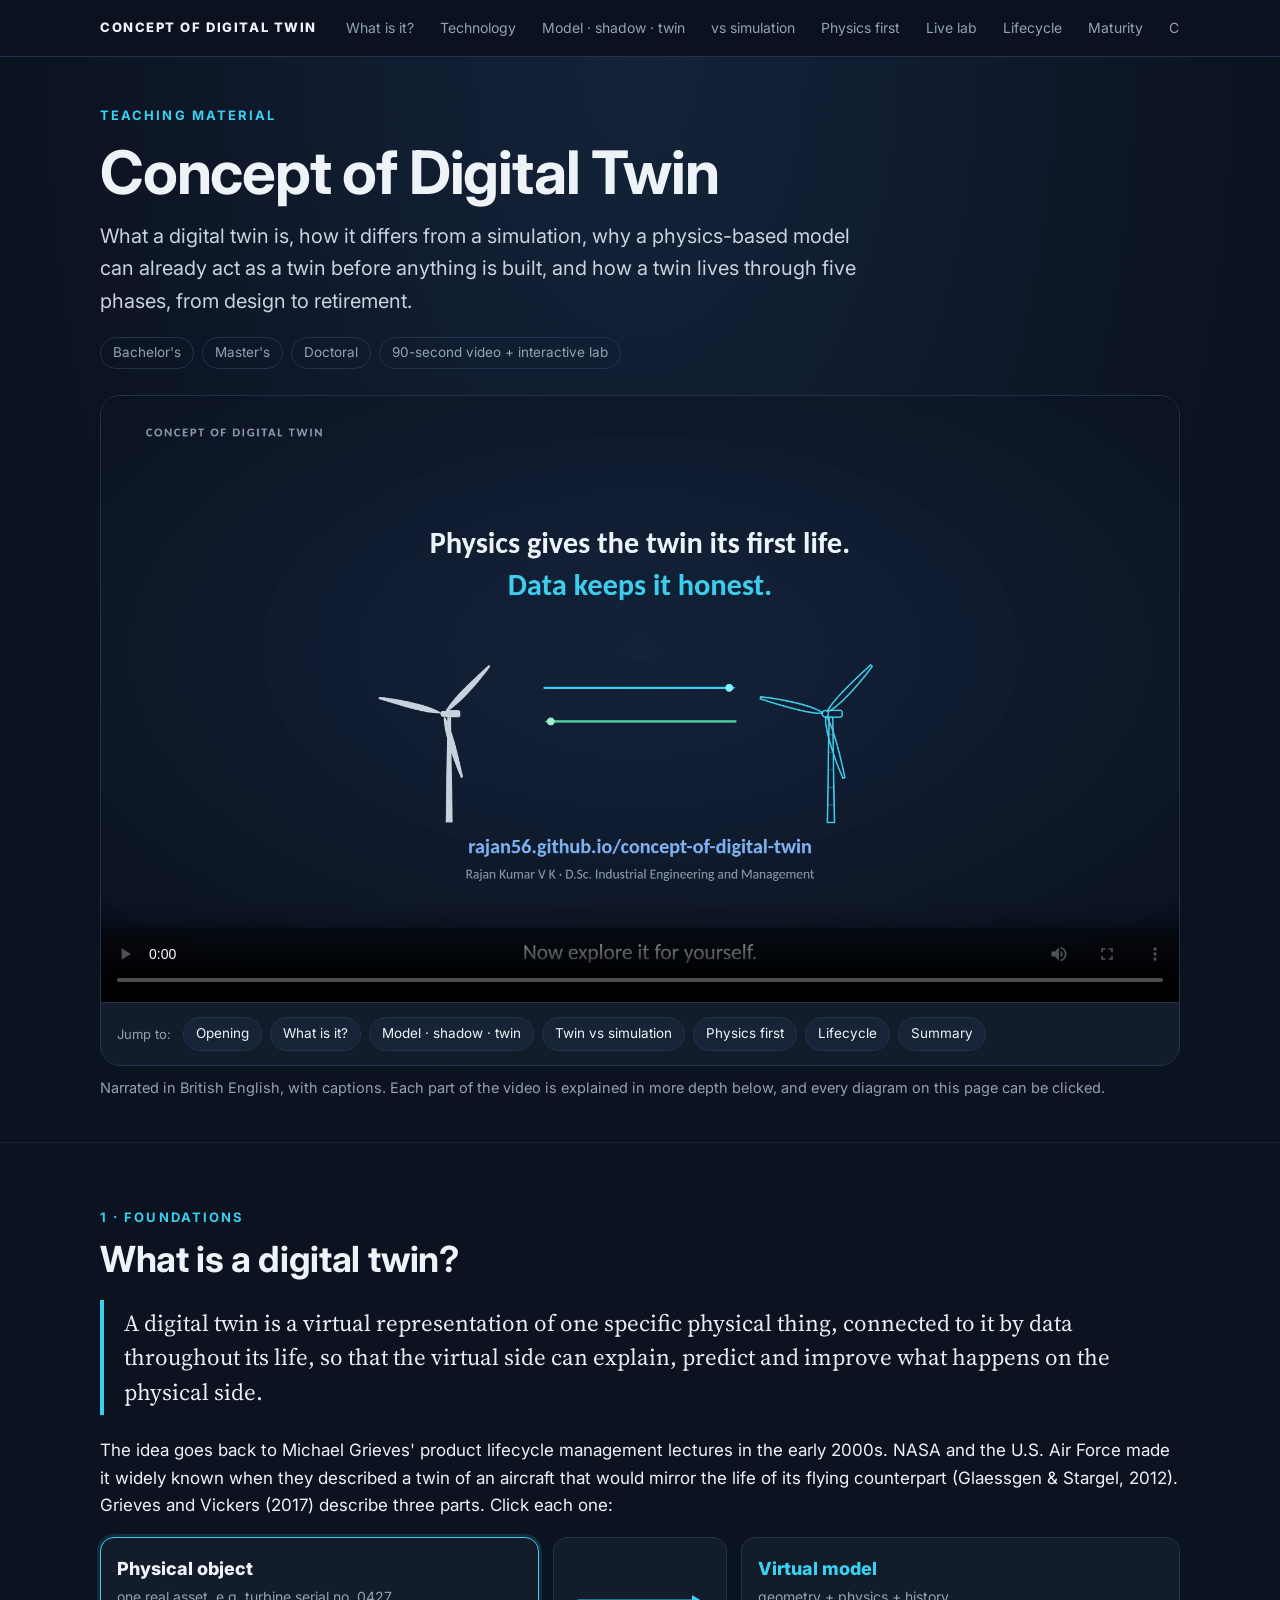
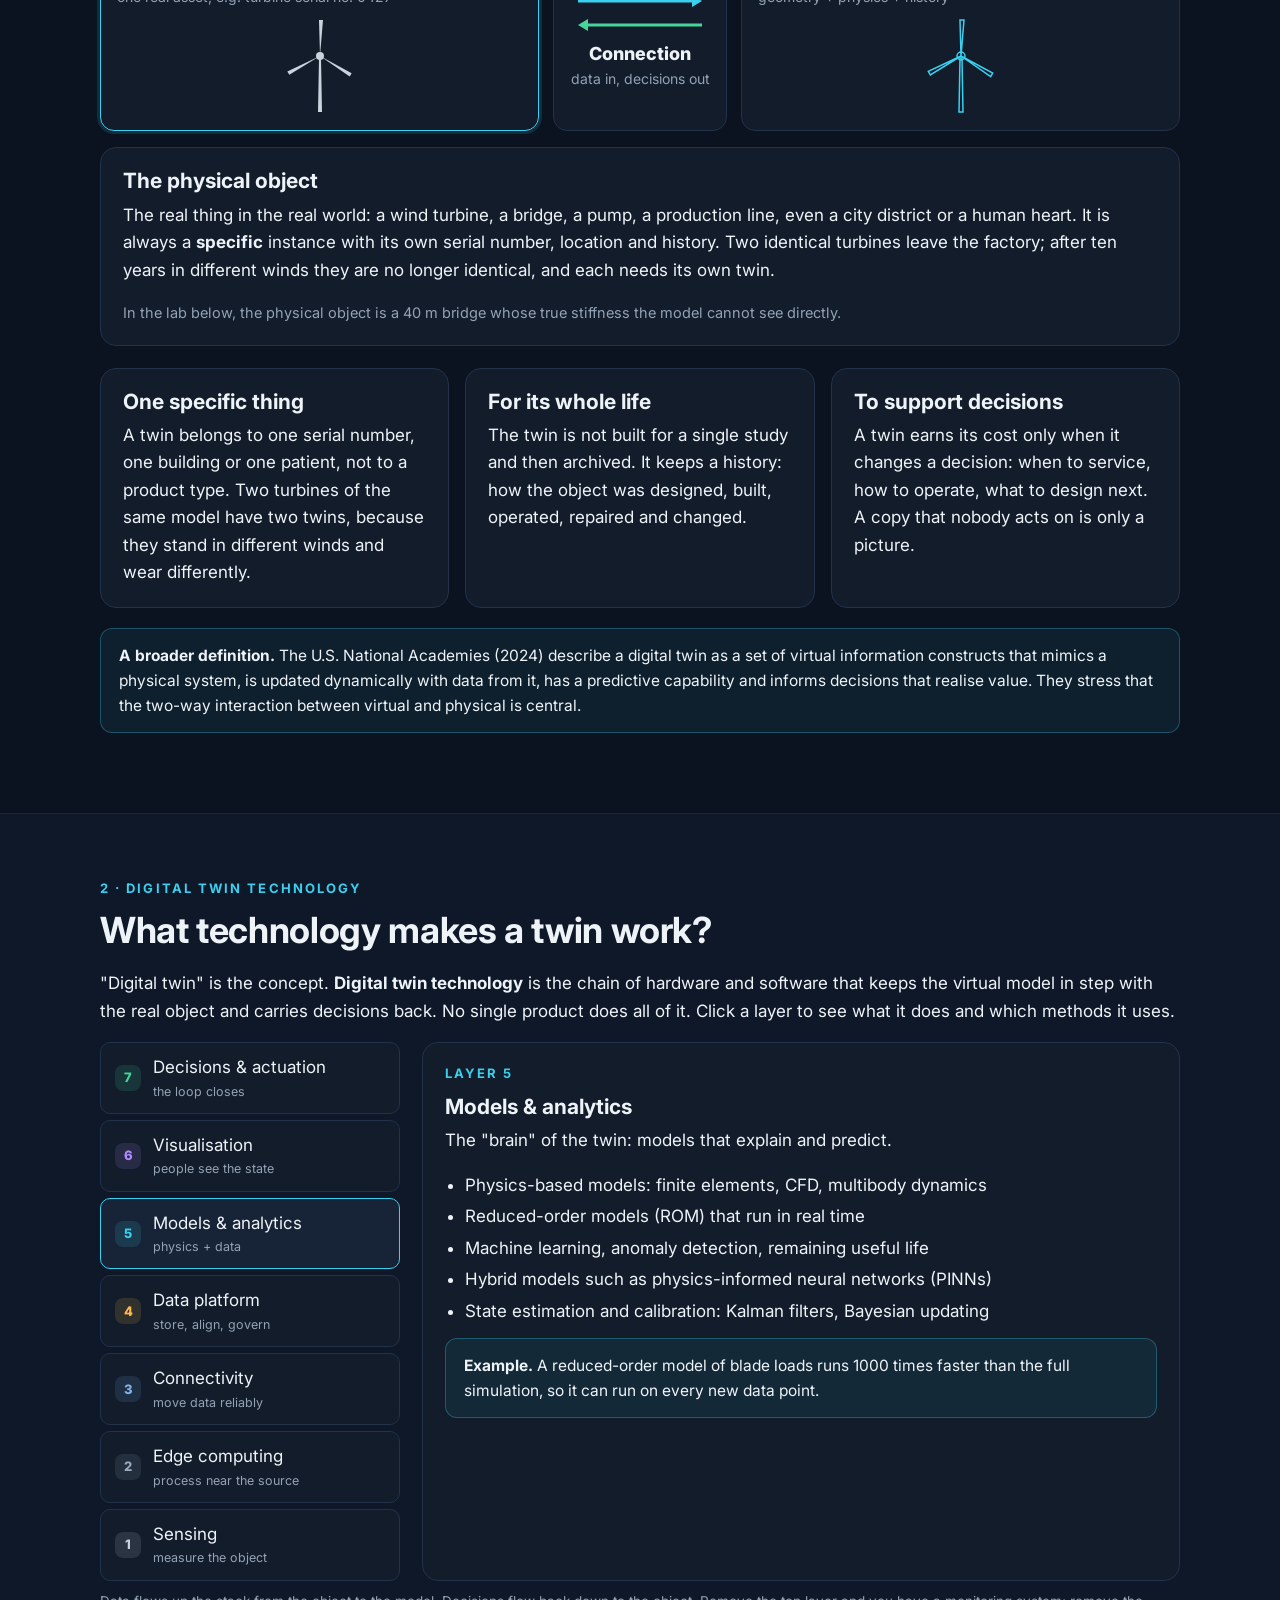
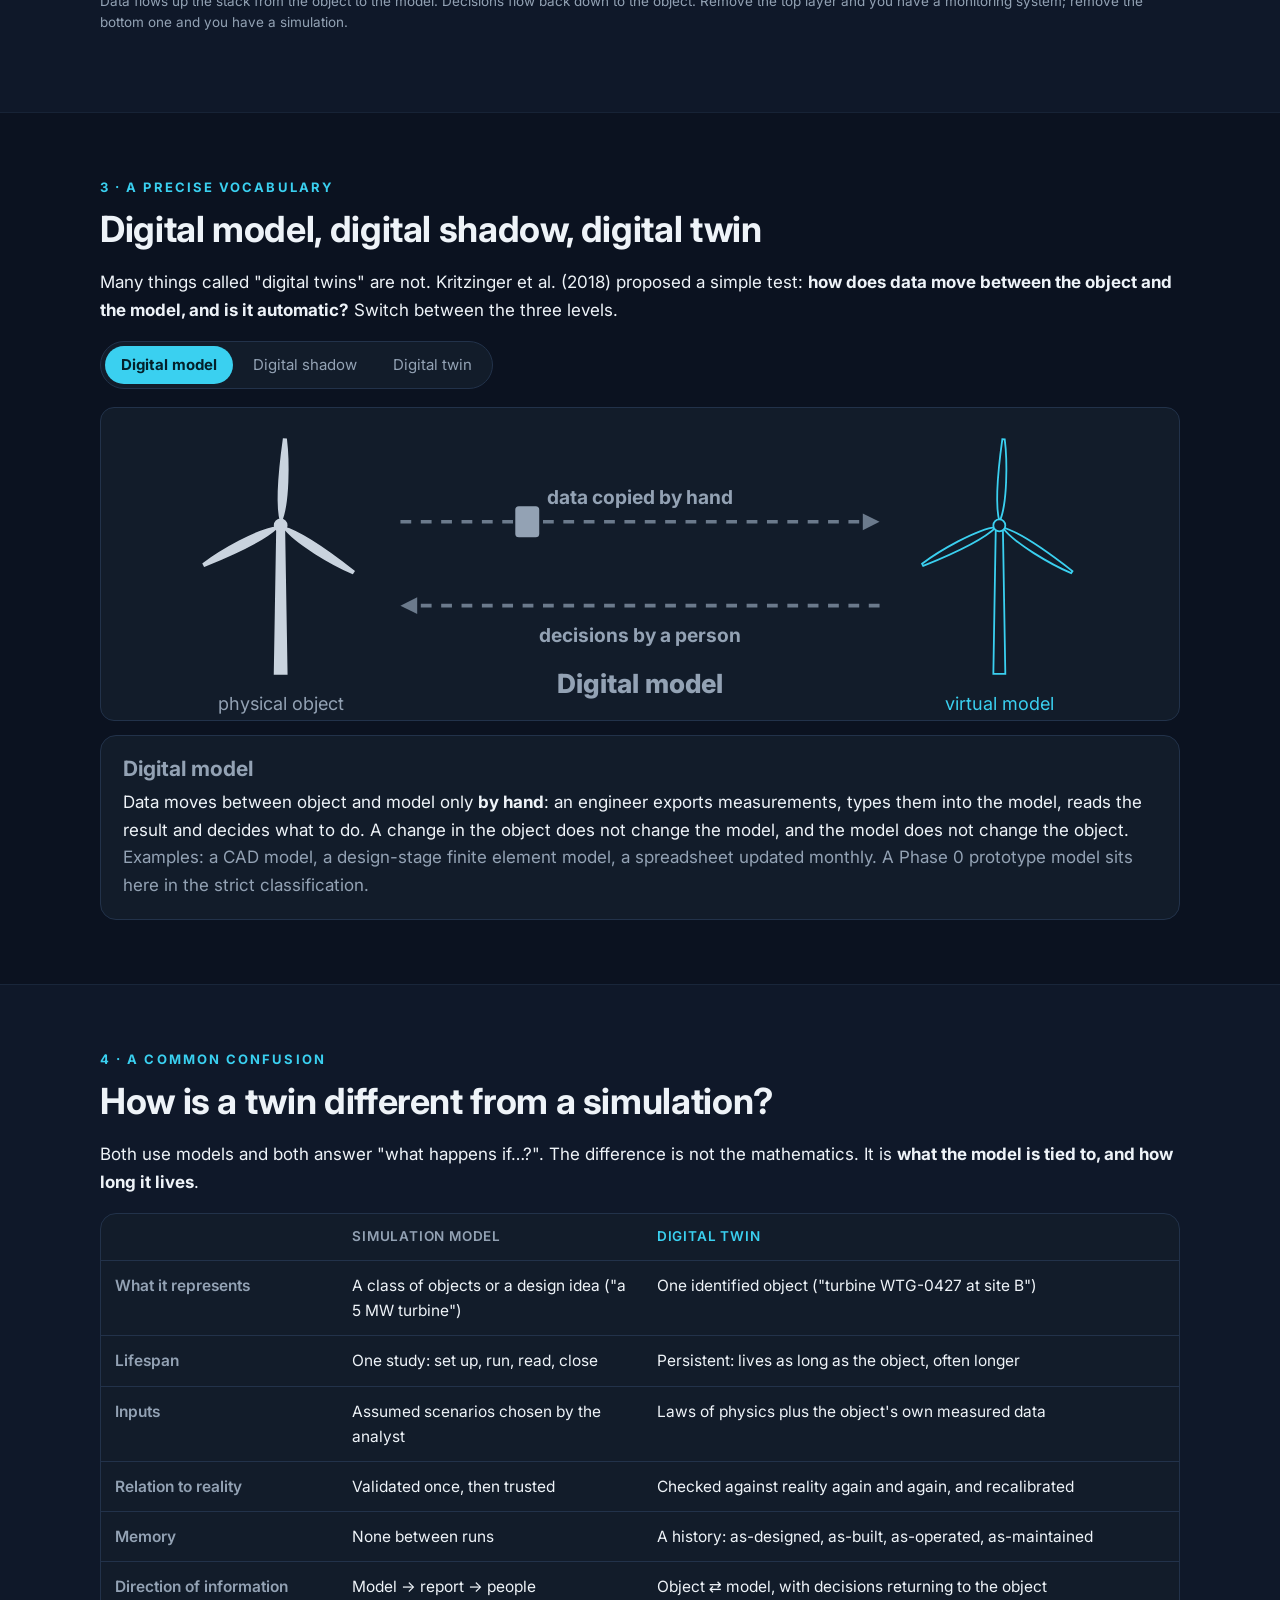
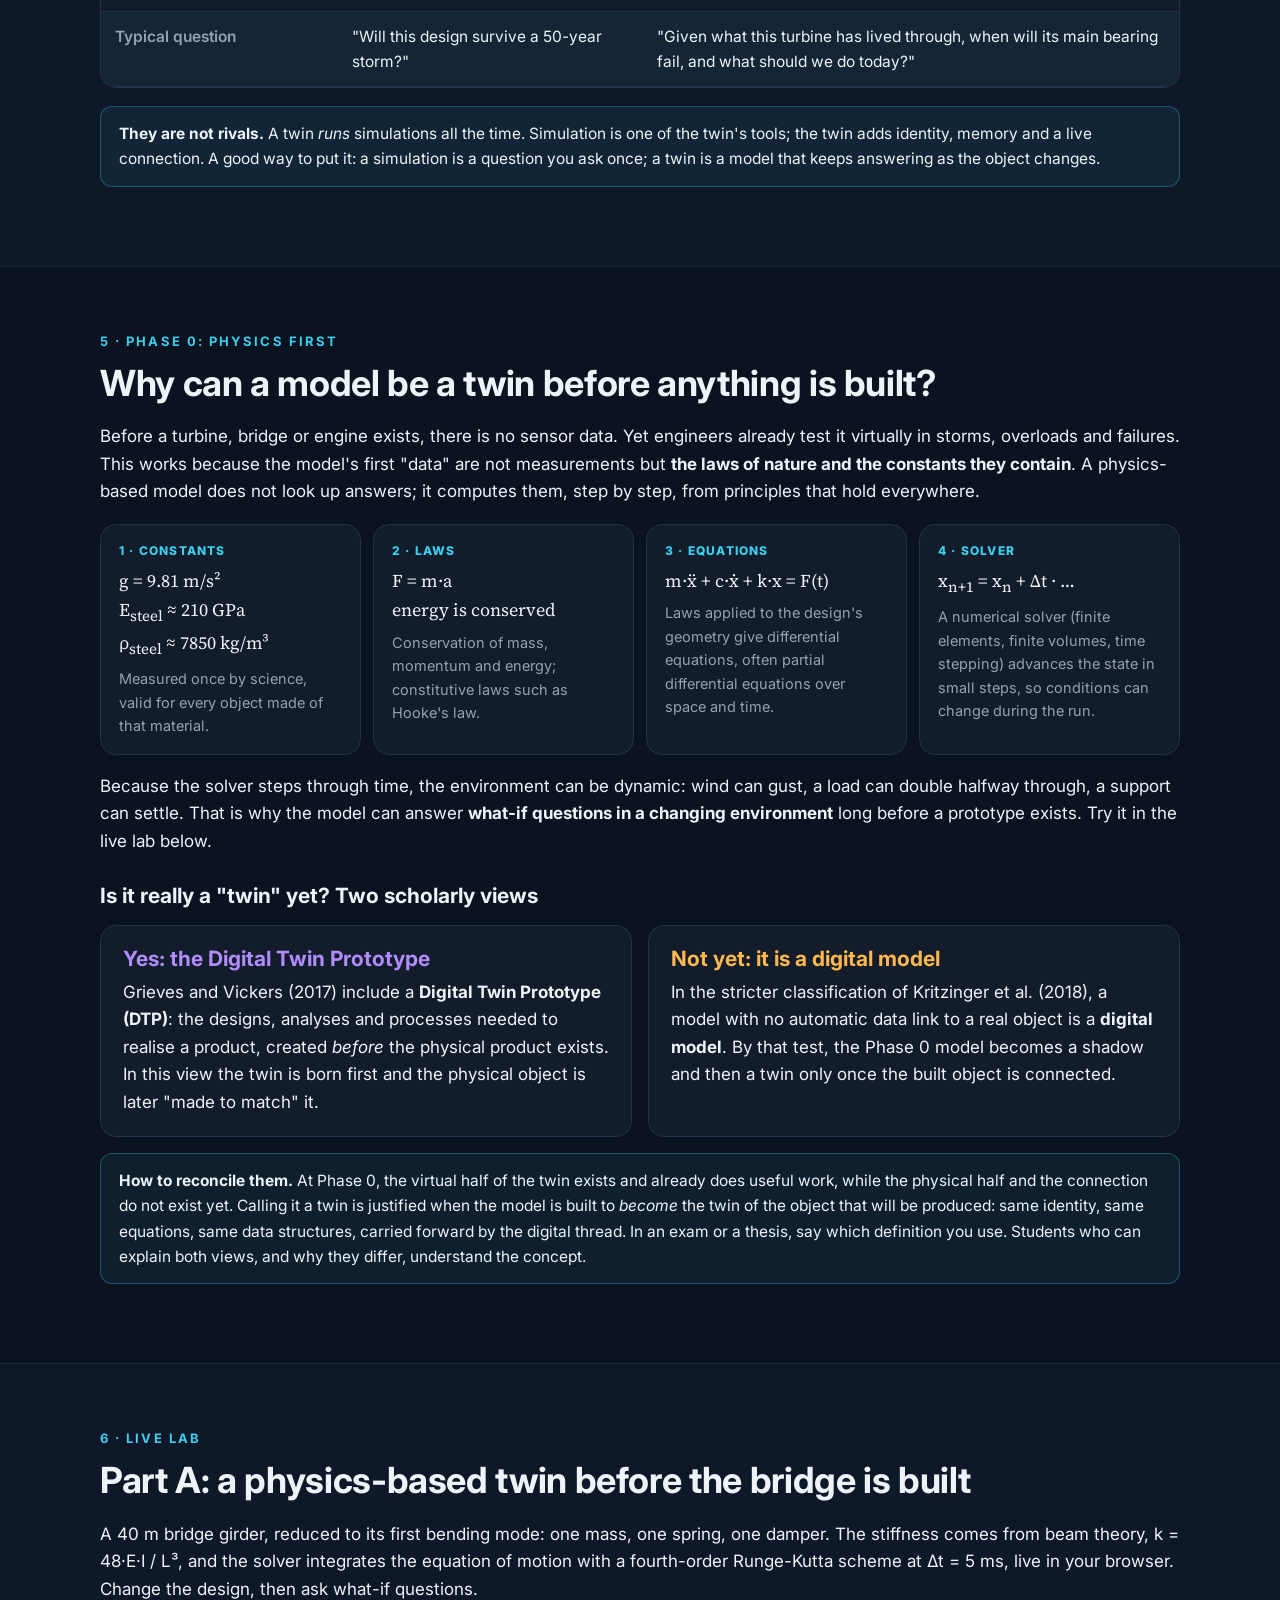
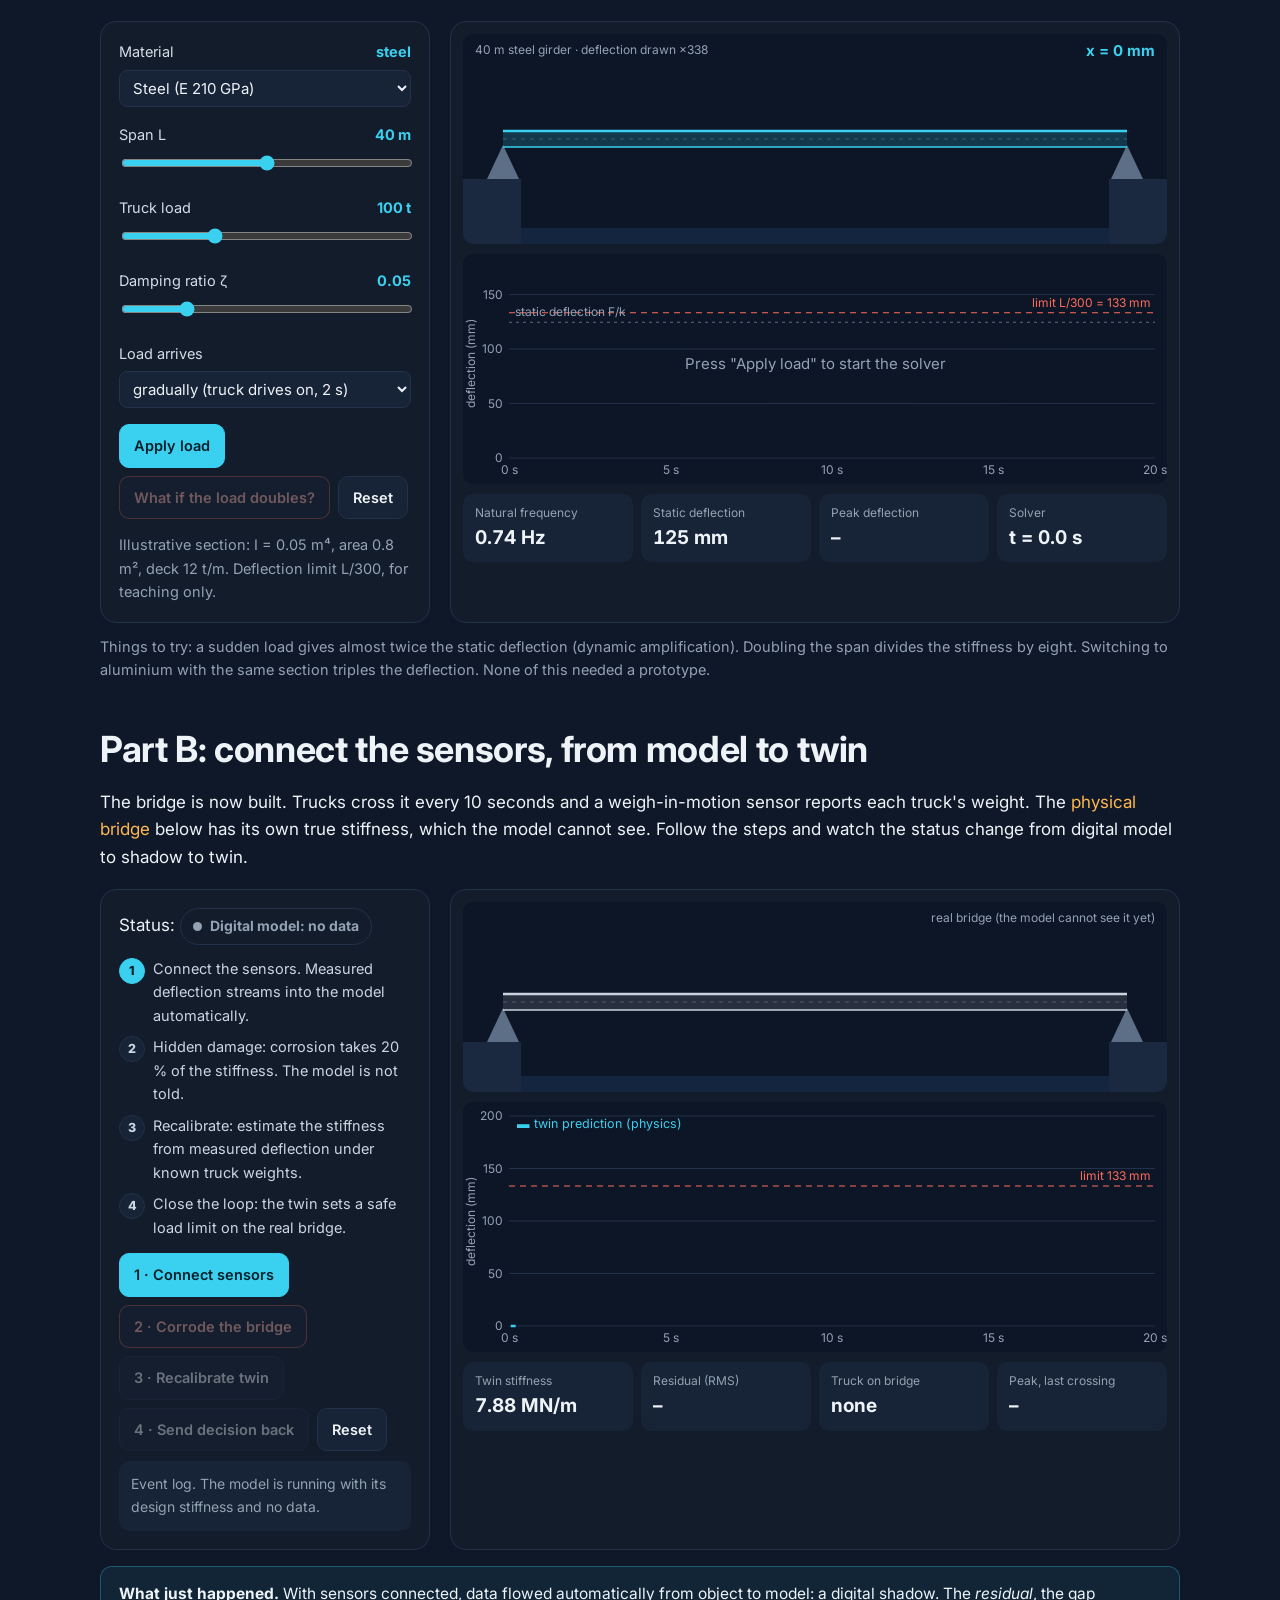
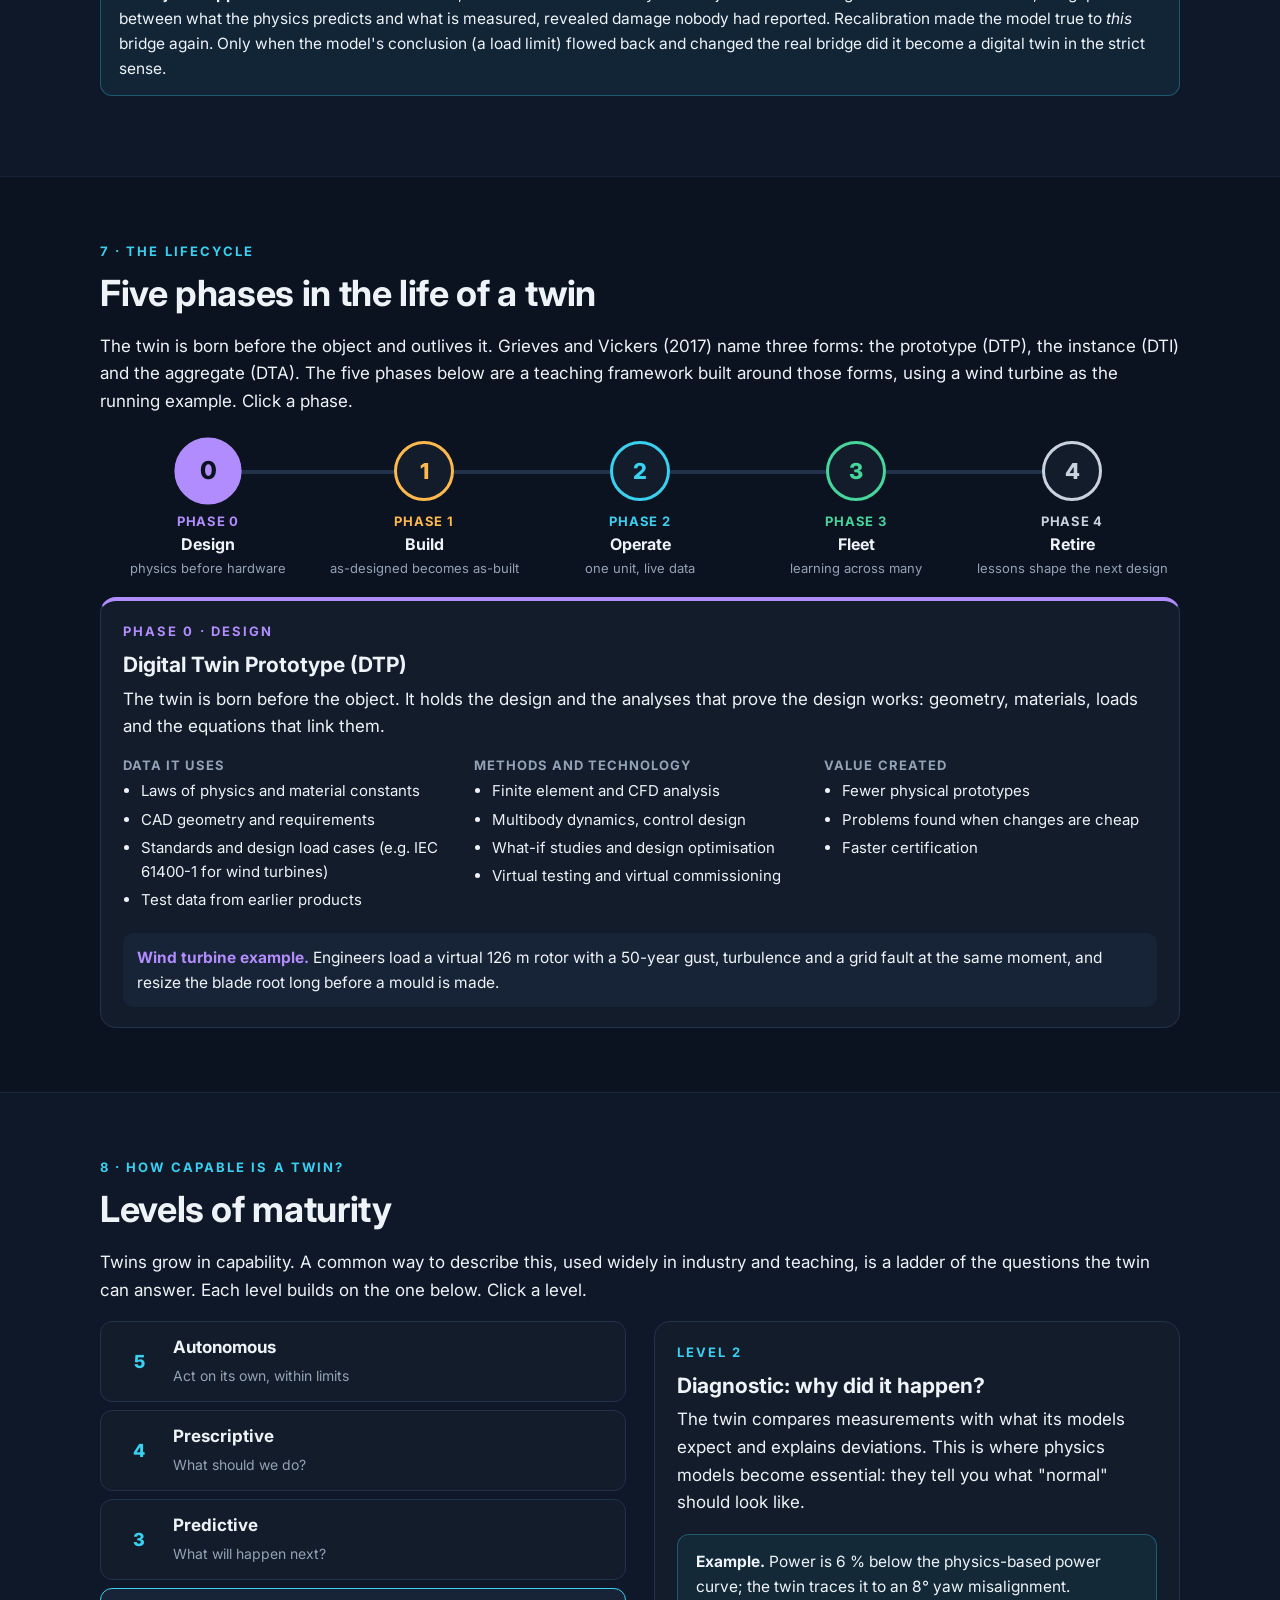
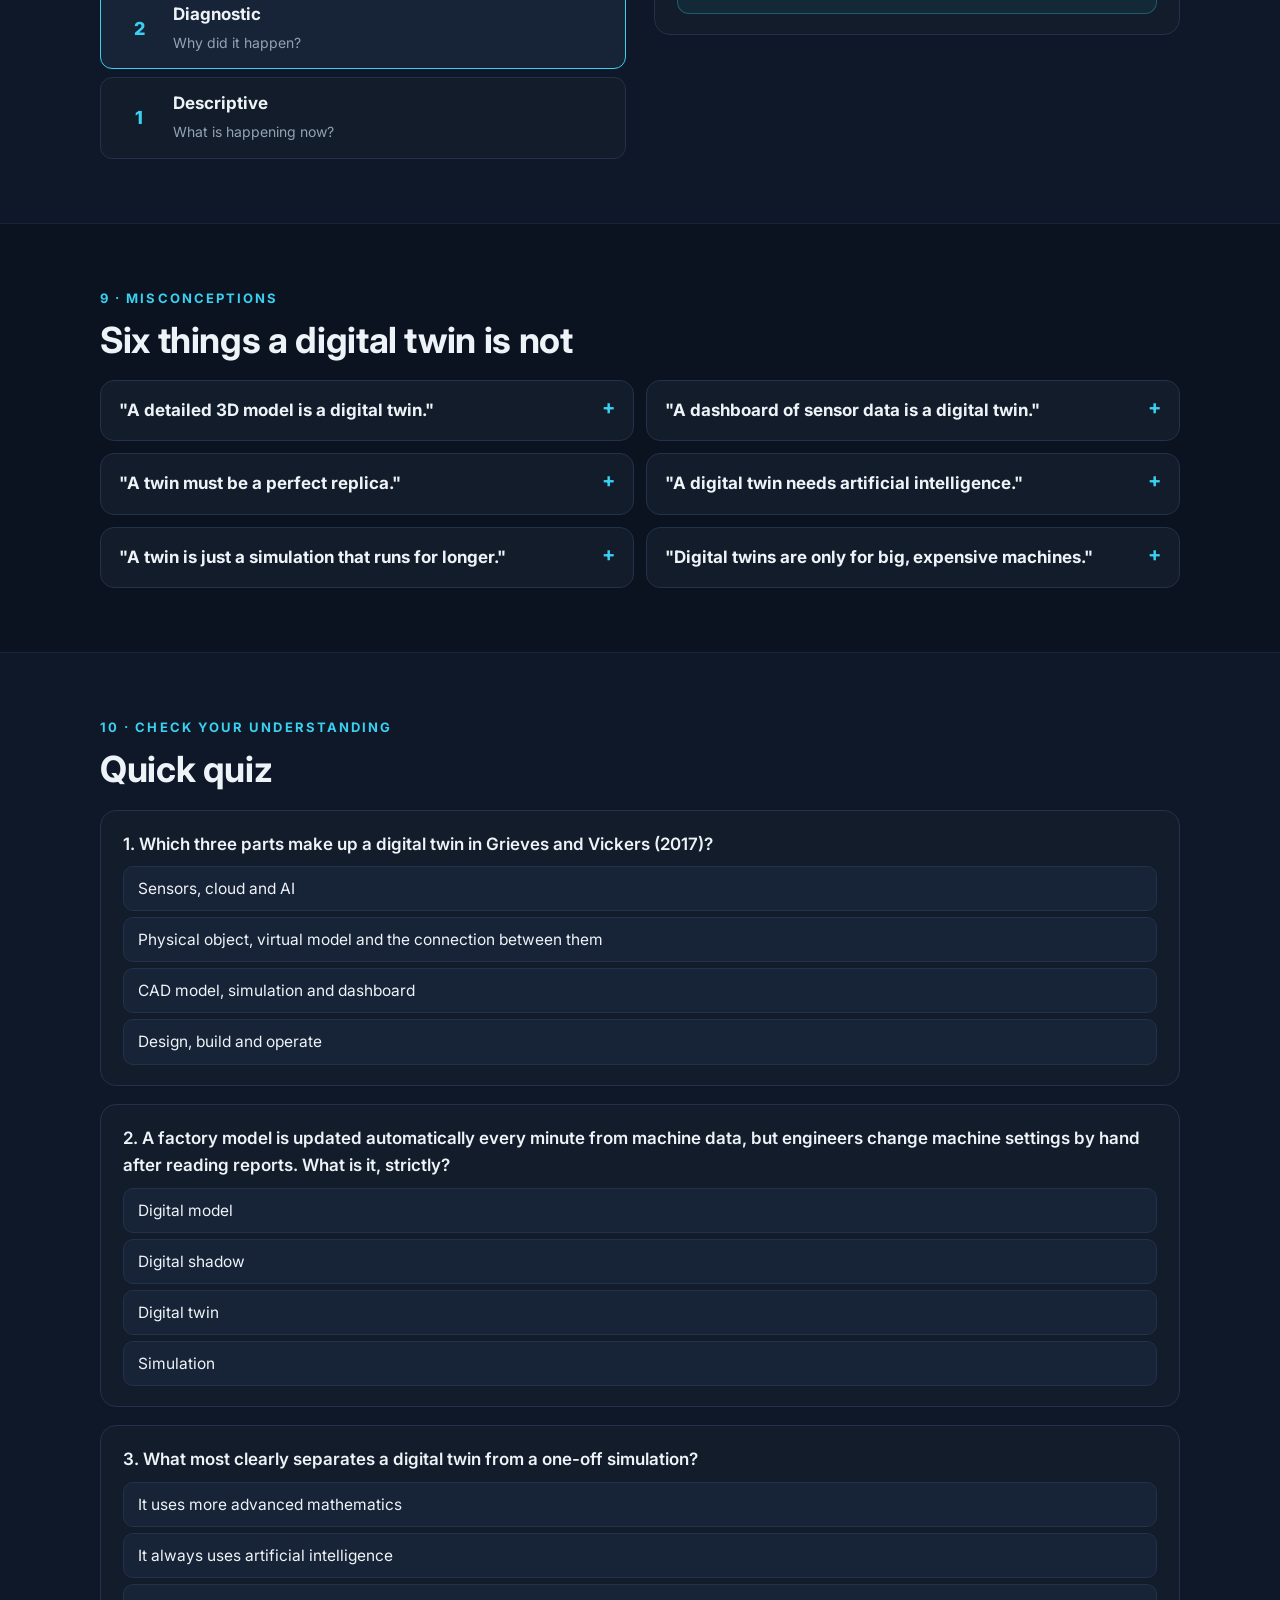
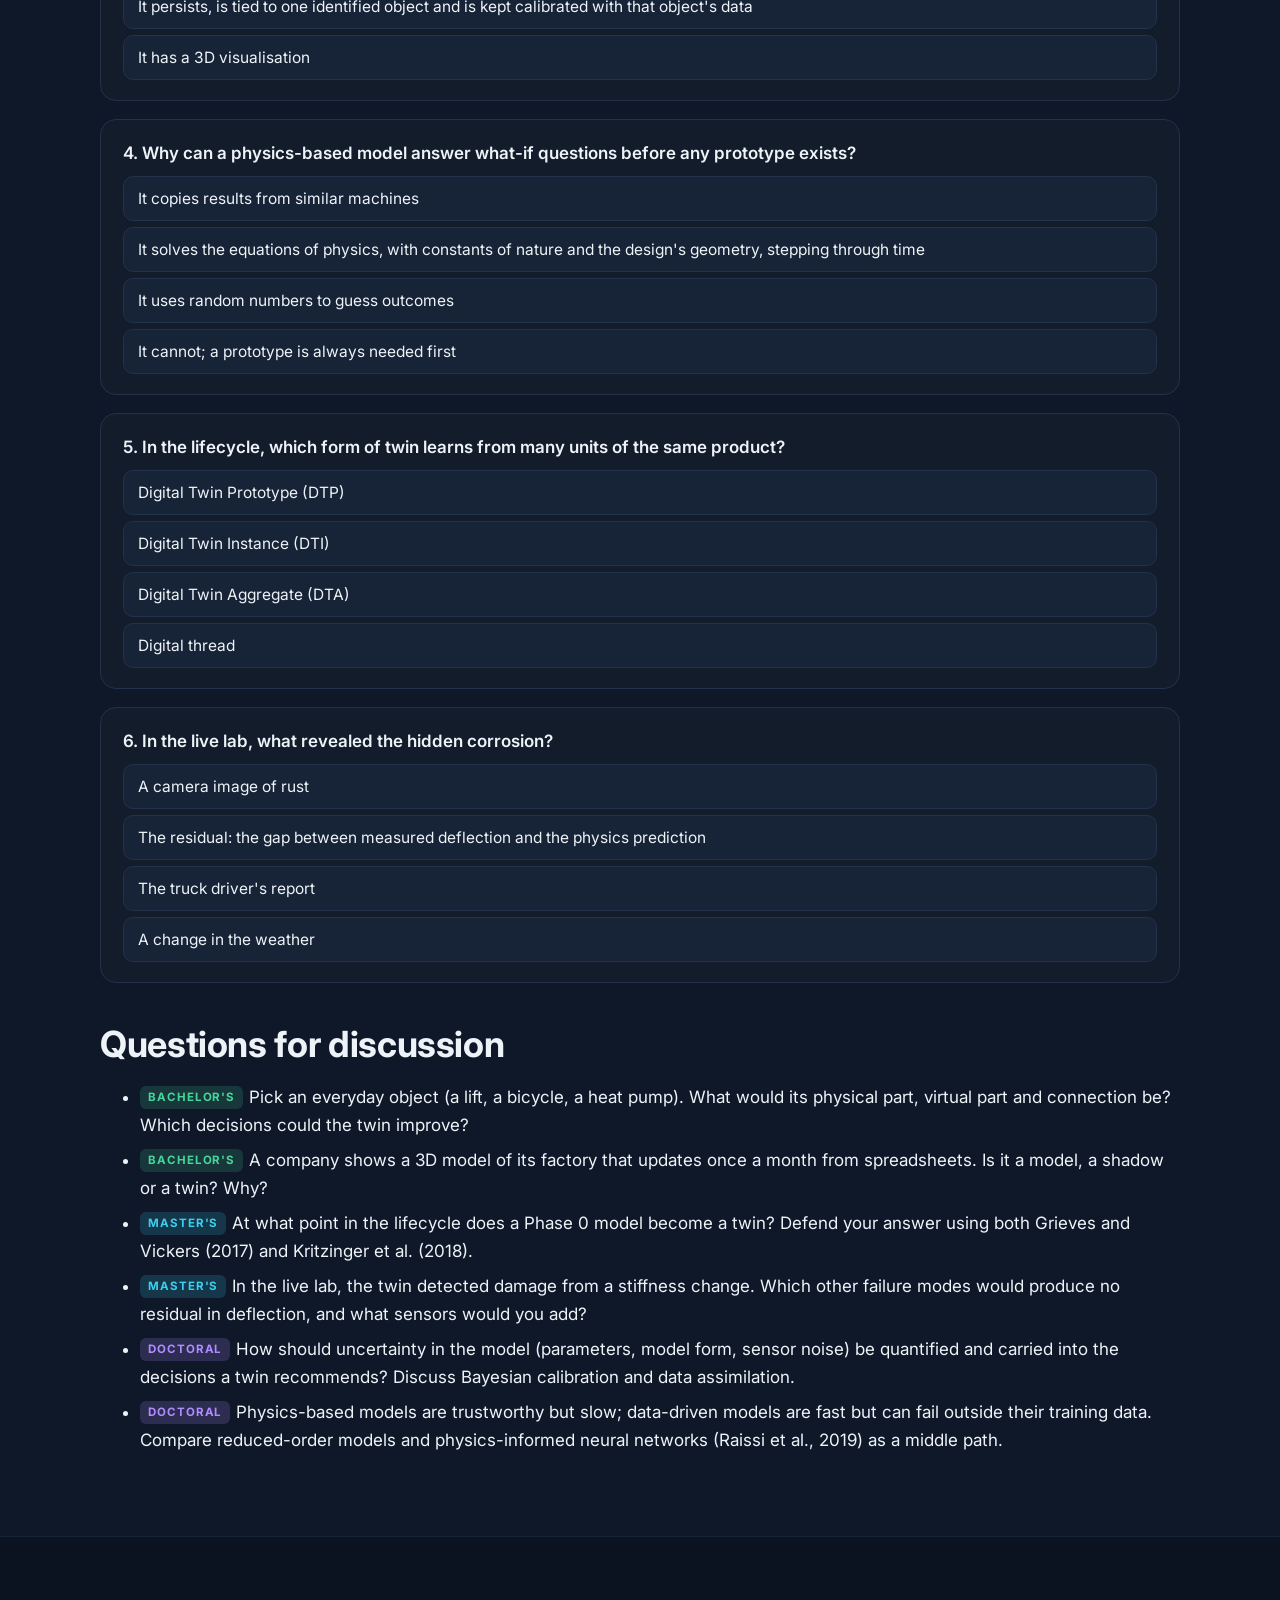
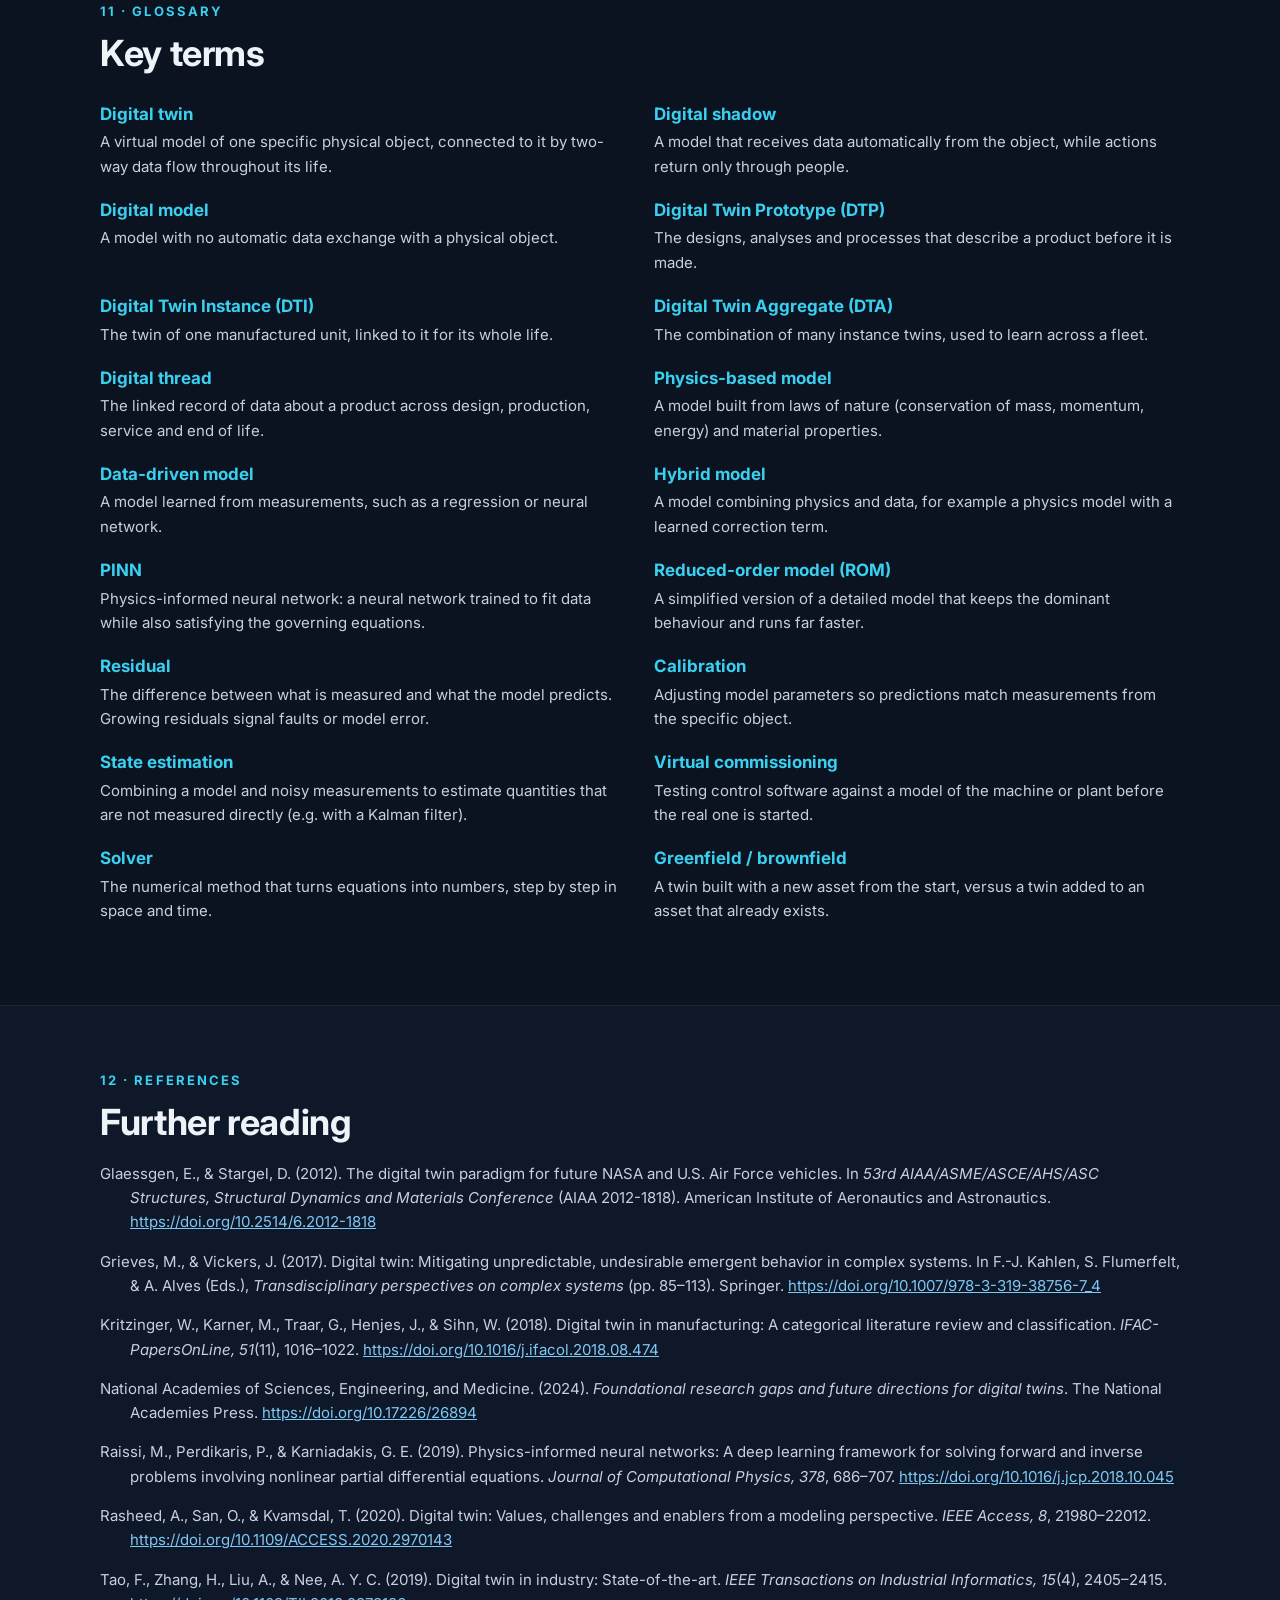
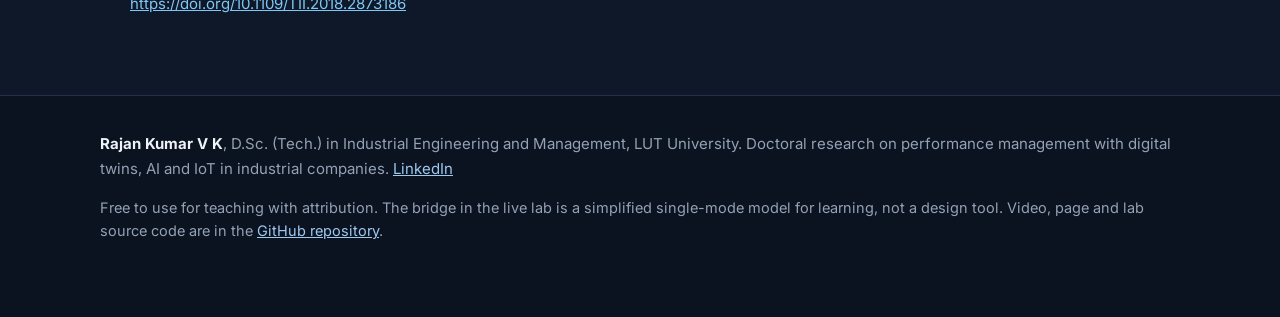
<file: index.html>
<!DOCTYPE html>
<html lang="en-GB">
<head>
<meta charset="utf-8">
<meta name="viewport" content="width=device-width, initial-scale=1">
<title>Concept of Digital Twin</title>
<meta name="description" content="Teaching material on digital twins for bachelor's, master's and doctoral students: definition, technology, model vs shadow vs twin, twin vs simulation, physics-based twins before a prototype exists, the lifecycle from Phase 0 to Phase 4, and a live physics lab.">
<link rel="preconnect" href="https://fonts.googleapis.com">
<link rel="preconnect" href="https://fonts.gstatic.com" crossorigin>
<link href="https://fonts.googleapis.com/css2?family=Inter:wght@400;600;700;800&family=Source+Serif+4:ital,wght@0,400;0,600;1,400&display=swap" rel="stylesheet">
<link rel="stylesheet" href="style.css">
</head>
<body>

<nav class="nav" aria-label="Sections">
  <div class="wrap">
    <a class="brand" href="#top">Concept of Digital Twin</a>
    <ul>
      <li><a class="l" href="#what">What is it?</a></li>
      <li><a class="l" href="#tech">Technology</a></li>
      <li><a class="l" href="#mst">Model · shadow · twin</a></li>
      <li><a class="l" href="#sim">vs simulation</a></li>
      <li><a class="l" href="#physics">Physics first</a></li>
      <li><a class="l" href="#lab">Live lab</a></li>
      <li><a class="l" href="#lifecycle">Lifecycle</a></li>
      <li><a class="l" href="#maturity">Maturity</a></li>
      <li><a class="l" href="#check">Check yourself</a></li>
    </ul>
  </div>
</nav>

<header class="hero" id="top">
  <div class="wrap">
    <div class="kicker">Teaching material</div>
    <h1>Concept of Digital Twin</h1>
    <p class="lead">What a digital twin is, how it differs from a simulation, why a physics-based model can already act as a twin before anything is built, and how a twin lives through five phases, from design to retirement.</p>
    <div class="levels"><span class="chip">Bachelor's</span><span class="chip">Master's</span><span class="chip">Doctoral</span><span class="chip">90-second video + interactive lab</span></div>

    <div class="video-card">
      <video id="vid" controls preload="metadata" playsinline poster="media/poster.jpg">
        <source src="media/concept_of_digital_twin.mp4" type="video/mp4">
        <track kind="captions" src="media/captions.vtt" srclang="en" label="English">
      </video>
      <div class="chapters" id="chapters">
        <span>Jump to:</span>
        <button data-t="0">Opening</button>
        <button data-t="9.3">What is it?</button>
        <button data-t="21.7">Model · shadow · twin</button>
        <button data-t="36.2">Twin vs simulation</button>
        <button data-t="48.8">Physics first</button>
        <button data-t="65.0">Lifecycle</button>
        <button data-t="85.0">Summary</button>
      </div>
    </div>
    <p class="small muted" style="margin-top:10px">Narrated in British English, with captions. Each part of the video is explained in more depth below, and every diagram on this page can be clicked.</p>
  </div>
</header>

<main>

<!-- 1 -->
<section id="what">
  <div class="wrap">
    <div class="kicker">1 · Foundations</div>
    <h2>What is a digital twin?</h2>
    <p class="def">A digital twin is a virtual representation of one specific physical thing, connected to it by data throughout its life, so that the virtual side can explain, predict and improve what happens on the physical side.</p>
    <p>The idea goes back to Michael Grieves' product lifecycle management lectures in the early 2000s. NASA and the U.S. Air Force made it widely known when they described a twin of an aircraft that would mirror the life of its flying counterpart (Glaessgen &amp; Stargel, 2012). Grieves and Vickers (2017) describe three parts. Click each one:</p>

    <div class="parts" role="tablist">
      <button class="part on" data-part="phys" role="tab">
        <span class="t">Physical object</span><span class="s">one real asset, e.g. turbine serial no. 0427</span>
        <svg width="110" height="96" viewBox="0 0 110 96" aria-hidden="true"><path d="M53 94 L57 94 L56 40 L54 40 Z" fill="#c9d3de"/><g transform="translate(55 38)"><path d="M0 0 L3 -36 L-1 -36 Z" fill="#c9d3de"/><path d="M0 0 L3 -36 L-1 -36 Z" fill="#c9d3de" transform="rotate(120)"/><path d="M0 0 L3 -36 L-1 -36 Z" fill="#c9d3de" transform="rotate(240)"/><circle r="4" fill="#c9d3de"/></g></svg>
      </button>
      <button class="part conn" data-part="conn" role="tab">
        <svg width="140" height="54" viewBox="0 0 140 54" aria-hidden="true"><path d="M8 16 H124" stroke="#3ad0f0" stroke-width="3"/><path d="M132 16 l-10 -6 v12 z" fill="#3ad0f0"/><path d="M132 40 H16" stroke="#46d69b" stroke-width="3"/><path d="M8 40 l10 -6 v12 z" fill="#46d69b"/></svg>
        <span class="t">Connection</span><span class="s">data in, decisions out</span>
      </button>
      <button class="part" data-part="virt" role="tab">
        <span class="t cyan">Virtual model</span><span class="s">geometry + physics + history</span>
        <svg width="110" height="96" viewBox="0 0 110 96" aria-hidden="true"><path d="M53 94 L57 94 L56 40 L54 40 Z" fill="none" stroke="#3ad0f0" stroke-width="1.5"/><g transform="translate(55 38)" fill="none" stroke="#3ad0f0" stroke-width="1.5"><path d="M0 0 L3 -36 L-1 -36 Z"/><path d="M0 0 L3 -36 L-1 -36 Z" transform="rotate(120)"/><path d="M0 0 L3 -36 L-1 -36 Z" transform="rotate(240)"/><circle r="4"/></g></svg>
      </button>
    </div>
    <div class="card detail" id="partDetail"></div>

    <div class="grid3" style="margin-top:22px">
      <div class="card"><h3>One specific thing</h3><p>A twin belongs to one serial number, one building or one patient, not to a product type. Two turbines of the same model have two twins, because they stand in different winds and wear differently.</p></div>
      <div class="card"><h3>For its whole life</h3><p>The twin is not built for a single study and then archived. It keeps a history: how the object was designed, built, operated, repaired and changed.</p></div>
      <div class="card"><h3>To support decisions</h3><p>A twin earns its cost only when it changes a decision: when to service, how to operate, what to design next. A copy that nobody acts on is only a picture.</p></div>
    </div>
    <p class="note" style="margin-top:20px"><b>A broader definition.</b> The U.S. National Academies (2024) describe a digital twin as a set of virtual information constructs that mimics a physical system, is updated dynamically with data from it, has a predictive capability and informs decisions that realise value. They stress that the two-way interaction between virtual and physical is central.</p>
  </div>
</section>

<!-- 2 -->
<section id="tech">
  <div class="wrap">
    <div class="kicker">2 · Digital twin technology</div>
    <h2>What technology makes a twin work?</h2>
    <p>"Digital twin" is the concept. <b>Digital twin technology</b> is the chain of hardware and software that keeps the virtual model in step with the real object and carries decisions back. No single product does all of it. Click a layer to see what it does and which methods it uses.</p>
    <div class="stack">
      <div class="layers" id="layers"></div>
      <div class="card layer-detail" id="layerDetail"></div>
    </div>
    <p class="flowline">Data flows up the stack from the object to the model. Decisions flow back down to the object. Remove the top layer and you have a monitoring system; remove the bottom one and you have a simulation.</p>
  </div>
</section>

<!-- 3 -->
<section id="mst">
  <div class="wrap">
    <div class="kicker">3 · A precise vocabulary</div>
    <h2>Digital model, digital shadow, digital twin</h2>
    <p>Many things called "digital twins" are not. Kritzinger et al. (2018) proposed a simple test: <b>how does data move between the object and the model, and is it automatic?</b> Switch between the three levels.</p>
    <div class="seg" id="mstSeg"><button data-k="model" class="on">Digital model</button><button data-k="shadow">Digital shadow</button><button data-k="twin">Digital twin</button></div>
    <div class="mst">
      <svg id="mstSvg" viewBox="0 0 900 260" role="img" aria-label="Data flows between physical object and virtual model"></svg>
      <div class="mst-text card" id="mstText"></div>
    </div>
  </div>
</section>

<!-- 4 -->
<section id="sim">
  <div class="wrap">
    <div class="kicker">4 · A common confusion</div>
    <h2>How is a twin different from a simulation?</h2>
    <p>Both use models and both answer "what happens if…?". The difference is not the mathematics. It is <b>what the model is tied to, and how long it lives</b>.</p>
    <div class="tablebox">
      <table>
        <thead><tr><th></th><th>Simulation model</th><th class="cyan">Digital twin</th></tr></thead>
        <tbody>
          <tr><td>What it represents</td><td>A class of objects or a design idea ("a 5 MW turbine")</td><td>One identified object ("turbine WTG-0427 at site B")</td></tr>
          <tr><td>Lifespan</td><td>One study: set up, run, read, close</td><td>Persistent: lives as long as the object, often longer</td></tr>
          <tr><td>Inputs</td><td>Assumed scenarios chosen by the analyst</td><td>Laws of physics plus the object's own measured data</td></tr>
          <tr><td>Relation to reality</td><td>Validated once, then trusted</td><td>Checked against reality again and again, and recalibrated</td></tr>
          <tr><td>Memory</td><td>None between runs</td><td>A history: as-designed, as-built, as-operated, as-maintained</td></tr>
          <tr><td>Direction of information</td><td>Model → report → people</td><td>Object ⇄ model, with decisions returning to the object</td></tr>
          <tr class="hl"><td>Typical question</td><td>"Will this design survive a 50-year storm?"</td><td>"Given what this turbine has lived through, when will its main bearing fail, and what should we do today?"</td></tr>
        </tbody>
      </table>
    </div>
    <p class="note" style="margin-top:18px"><b>They are not rivals.</b> A twin <i>runs</i> simulations all the time. Simulation is one of the twin's tools; the twin adds identity, memory and a live connection. A good way to put it: a simulation is a question you ask once; a twin is a model that keeps answering as the object changes.</p>
  </div>
</section>

<!-- 5 -->
<section id="physics">
  <div class="wrap">
    <div class="kicker">5 · Phase 0: physics first</div>
    <h2>Why can a model be a twin before anything is built?</h2>
    <p>Before a turbine, bridge or engine exists, there is no sensor data. Yet engineers already test it virtually in storms, overloads and failures. This works because the model's first "data" are not measurements but <b>the laws of nature and the constants they contain</b>. A physics-based model does not look up answers; it computes them, step by step, from principles that hold everywhere.</p>
    <div class="chain">
      <div class="card"><div class="n">1 · CONSTANTS</div><div class="eq">g = 9.81 m/s²<br>E<sub>steel</sub> ≈ 210 GPa<br>ρ<sub>steel</sub> ≈ 7850 kg/m³</div><p class="small muted">Measured once by science, valid for every object made of that material.</p></div>
      <div class="card"><div class="n">2 · LAWS</div><div class="eq">F = m·a<br>energy is conserved</div><p class="small muted">Conservation of mass, momentum and energy; constitutive laws such as Hooke's law.</p></div>
      <div class="card"><div class="n">3 · EQUATIONS</div><div class="eq">m·ẍ + c·ẋ + k·x = F(t)</div><p class="small muted">Laws applied to the design's geometry give differential equations, often partial differential equations over space and time.</p></div>
      <div class="card"><div class="n">4 · SOLVER</div><div class="eq">x<sub>n+1</sub> = x<sub>n</sub> + Δt · …</div><p class="small muted">A numerical solver (finite elements, finite volumes, time stepping) advances the state in small steps, so conditions can change during the run.</p></div>
    </div>
    <p>Because the solver steps through time, the environment can be dynamic: wind can gust, a load can double halfway through, a support can settle. That is why the model can answer <b>what-if questions in a changing environment</b> long before a prototype exists. Try it in the live lab below.</p>

    <h3 style="margin-top:28px">Is it really a "twin" yet? Two scholarly views</h3>
    <div class="debate">
      <div class="card"><h3 class="violet">Yes: the Digital Twin Prototype</h3><p>Grieves and Vickers (2017) include a <b>Digital Twin Prototype (DTP)</b>: the designs, analyses and processes needed to realise a product, created <i>before</i> the physical product exists. In this view the twin is born first and the physical object is later "made to match" it.</p></div>
      <div class="card"><h3 class="amber">Not yet: it is a digital model</h3><p>In the stricter classification of Kritzinger et al. (2018), a model with no automatic data link to a real object is a <b>digital model</b>. By that test, the Phase 0 model becomes a shadow and then a twin only once the built object is connected.</p></div>
    </div>
    <p class="note" style="margin-top:16px"><b>How to reconcile them.</b> At Phase 0, the virtual half of the twin exists and already does useful work, while the physical half and the connection do not exist yet. Calling it a twin is justified when the model is built to <i>become</i> the twin of the object that will be produced: same identity, same equations, same data structures, carried forward by the digital thread. In an exam or a thesis, say which definition you use. Students who can explain both views, and why they differ, understand the concept.</p>
  </div>
</section>

<!-- 6 -->
<section id="lab">
  <div class="wrap">
    <div class="kicker">6 · Live lab</div>
    <h2>Part A: a physics-based twin before the bridge is built</h2>
    <p>A 40 m bridge girder, reduced to its first bending mode: one mass, one spring, one damper. The stiffness comes from beam theory, k = 48·E·I / L³, and the solver integrates the equation of motion with a fourth-order Runge-Kutta scheme at Δt = 5 ms, live in your browser. Change the design, then ask what-if questions.</p>
    <div class="lab">
      <div class="controls">
        <div class="ctl"><label>Material <b id="vMat"></b></label><select id="mat"><option value="steel">Steel (E 210 GPa)</option><option value="alu">Aluminium (E 70 GPa)</option><option value="conc">Concrete (E 35 GPa)</option></select></div>
        <div class="ctl"><label>Span L <b id="vSpan"></b></label><input id="span" type="range" min="20" max="60" step="1" value="40"></div>
        <div class="ctl"><label>Truck load <b id="vLoad"></b></label><input id="load" type="range" min="10" max="300" step="5" value="100"></div>
        <div class="ctl"><label>Damping ratio ζ <b id="vDamp"></b></label><input id="damp" type="range" min="0.01" max="0.2" step="0.01" value="0.05"></div>
        <div class="ctl"><label>Load arrives</label><select id="arrive"><option value="ramp">gradually (truck drives on, 2 s)</option><option value="step">suddenly (dropped load)</option></select></div>
        <div class="btns"><button class="btn primary" id="aRun">Apply load</button><button class="btn warn" id="aDouble" disabled>What if the load doubles?</button><button class="btn" id="aReset">Reset</button></div>
        <p class="small muted" style="margin:14px 0 0">Illustrative section: I = 0.05 m⁴, area 0.8 m², deck 12 t/m. Deflection limit L/300, for teaching only.</p>
      </div>
      <div class="viz">
        <canvas id="aBridge" height="210"></canvas>
        <canvas id="aPlot" height="230" style="margin-top:10px"></canvas>
        <div class="readouts">
          <div class="ro"><span>Natural frequency</span><b id="aF">–</b></div>
          <div class="ro"><span>Static deflection</span><b id="aS">–</b></div>
          <div class="ro" id="aPkBox"><span>Peak deflection</span><b id="aPk">–</b></div>
          <div class="ro"><span>Solver</span><b id="aT">t = 0.0 s</b></div>
        </div>
      </div>
    </div>
    <p class="small muted" style="margin-top:12px">Things to try: a sudden load gives almost twice the static deflection (dynamic amplification). Doubling the span divides the stiffness by eight. Switching to aluminium with the same section triples the deflection. None of this needed a prototype.</p>

    <h2 style="margin-top:46px">Part B: connect the sensors, from model to twin</h2>
    <p>The bridge is now built. Trucks cross it every 10 seconds and a weigh-in-motion sensor reports each truck's weight. The <span class="amber">physical bridge</span> below has its own true stiffness, which the model cannot see. Follow the steps and watch the status change from digital model to shadow to twin.</p>
    <div class="lab">
      <div class="controls">
        <div style="margin-bottom:12px">Status: <span class="status" id="bStatus">Digital model</span></div>
        <ol class="steps" id="bSteps">
          <li class="now">Connect the sensors. Measured deflection streams into the model automatically.</li>
          <li>Hidden damage: corrosion takes 20 % of the stiffness. The model is not told.</li>
          <li>Recalibrate: estimate the stiffness from measured deflection under known truck weights.</li>
          <li>Close the loop: the twin sets a safe load limit on the real bridge.</li>
        </ol>
        <div class="btns">
          <button class="btn primary" id="bConnect">1 · Connect sensors</button>
          <button class="btn warn" id="bDamage" disabled>2 · Corrode the bridge</button>
          <button class="btn" id="bCal" disabled>3 · Recalibrate twin</button>
          <button class="btn" id="bAct" disabled>4 · Send decision back</button>
          <button class="btn" id="bReset">Reset</button>
        </div>
        <div class="log" id="bLog"><div class="muted">Event log. The model is running with its design stiffness and no data.</div></div>
      </div>
      <div class="viz">
        <canvas id="bBridge" height="190"></canvas>
        <canvas id="bPlot" height="250" style="margin-top:10px"></canvas>
        <div class="readouts">
          <div class="ro"><span>Twin stiffness</span><b id="bK">–</b></div>
          <div class="ro" id="bResBox"><span>Residual (RMS)</span><b id="bRes">–</b></div>
          <div class="ro"><span>Truck on bridge</span><b id="bTruck">–</b></div>
          <div class="ro" id="bPkBox"><span>Peak, last crossing</span><b id="bPk">–</b></div>
        </div>
      </div>
    </div>
    <p class="note" style="margin-top:16px"><b>What just happened.</b> With sensors connected, data flowed automatically from object to model: a digital shadow. The <i>residual</i>, the gap between what the physics predicts and what is measured, revealed damage nobody had reported. Recalibration made the model true to <i>this</i> bridge again. Only when the model's conclusion (a load limit) flowed back and changed the real bridge did it become a digital twin in the strict sense.</p>
  </div>
</section>

<!-- 7 -->
<section id="lifecycle">
  <div class="wrap">
    <div class="kicker">7 · The lifecycle</div>
    <h2>Five phases in the life of a twin</h2>
    <p>The twin is born before the object and outlives it. Grieves and Vickers (2017) name three forms: the prototype (DTP), the instance (DTI) and the aggregate (DTA). The five phases below are a teaching framework built around those forms, using a wind turbine as the running example. Click a phase.</p>
    <div class="timeline" id="timeline"></div>
    <div class="card phase-detail" id="phaseDetail"></div>
  </div>
</section>

<!-- 8 -->
<section id="maturity">
  <div class="wrap">
    <div class="kicker">8 · How capable is a twin?</div>
    <h2>Levels of maturity</h2>
    <p>Twins grow in capability. A common way to describe this, used widely in industry and teaching, is a ladder of the questions the twin can answer. Each level builds on the one below. Click a level.</p>
    <div class="grid2">
      <div class="ladder" id="ladder"></div>
      <div class="card" id="ladderDetail"></div>
    </div>
  </div>
</section>

<!-- 9 -->
<section id="myths">
  <div class="wrap">
    <div class="kicker">9 · Misconceptions</div>
    <h2>Six things a digital twin is not</h2>
    <div class="myths" id="mythList"></div>
  </div>
</section>

<!-- 10 -->
<section id="check">
  <div class="wrap">
    <div class="kicker">10 · Check your understanding</div>
    <h2>Quick quiz</h2>
    <div class="quiz" id="quiz"></div>
    <p class="score" id="score"></p>

    <h2 style="margin-top:40px">Questions for discussion</h2>
    <ul class="discuss">
      <li><span class="lvl b">Bachelor's</span>Pick an everyday object (a lift, a bicycle, a heat pump). What would its physical part, virtual part and connection be? Which decisions could the twin improve?</li>
      <li><span class="lvl b">Bachelor's</span>A company shows a 3D model of its factory that updates once a month from spreadsheets. Is it a model, a shadow or a twin? Why?</li>
      <li><span class="lvl m">Master's</span>At what point in the lifecycle does a Phase 0 model become a twin? Defend your answer using both Grieves and Vickers (2017) and Kritzinger et al. (2018).</li>
      <li><span class="lvl m">Master's</span>In the live lab, the twin detected damage from a stiffness change. Which other failure modes would produce no residual in deflection, and what sensors would you add?</li>
      <li><span class="lvl d">Doctoral</span>How should uncertainty in the model (parameters, model form, sensor noise) be quantified and carried into the decisions a twin recommends? Discuss Bayesian calibration and data assimilation.</li>
      <li><span class="lvl d">Doctoral</span>Physics-based models are trustworthy but slow; data-driven models are fast but can fail outside their training data. Compare reduced-order models and physics-informed neural networks (Raissi et al., 2019) as a middle path.</li>
    </ul>
  </div>
</section>

<!-- 11 -->
<section id="glossary">
  <div class="wrap">
    <div class="kicker">11 · Glossary</div>
    <h2>Key terms</h2>
    <dl class="gloss" id="gloss"></dl>
  </div>
</section>

<!-- 12 -->
<section id="refs">
  <div class="wrap">
    <div class="kicker">12 · References</div>
    <h2>Further reading</h2>
    <div class="refs">
      <p>Glaessgen, E., &amp; Stargel, D. (2012). The digital twin paradigm for future NASA and U.S. Air Force vehicles. In <i>53rd AIAA/ASME/ASCE/AHS/ASC Structures, Structural Dynamics and Materials Conference</i> (AIAA 2012-1818). American Institute of Aeronautics and Astronautics. <a href="https://doi.org/10.2514/6.2012-1818">https://doi.org/10.2514/6.2012-1818</a></p>
      <p>Grieves, M., &amp; Vickers, J. (2017). Digital twin: Mitigating unpredictable, undesirable emergent behavior in complex systems. In F.-J. Kahlen, S. Flumerfelt, &amp; A. Alves (Eds.), <i>Transdisciplinary perspectives on complex systems</i> (pp. 85–113). Springer. <a href="https://doi.org/10.1007/978-3-319-38756-7_4">https://doi.org/10.1007/978-3-319-38756-7_4</a></p>
      <p>Kritzinger, W., Karner, M., Traar, G., Henjes, J., &amp; Sihn, W. (2018). Digital twin in manufacturing: A categorical literature review and classification. <i>IFAC-PapersOnLine, 51</i>(11), 1016–1022. <a href="https://doi.org/10.1016/j.ifacol.2018.08.474">https://doi.org/10.1016/j.ifacol.2018.08.474</a></p>
      <p>National Academies of Sciences, Engineering, and Medicine. (2024). <i>Foundational research gaps and future directions for digital twins</i>. The National Academies Press. <a href="https://doi.org/10.17226/26894">https://doi.org/10.17226/26894</a></p>
      <p>Raissi, M., Perdikaris, P., &amp; Karniadakis, G. E. (2019). Physics-informed neural networks: A deep learning framework for solving forward and inverse problems involving nonlinear partial differential equations. <i>Journal of Computational Physics, 378</i>, 686–707. <a href="https://doi.org/10.1016/j.jcp.2018.10.045">https://doi.org/10.1016/j.jcp.2018.10.045</a></p>
      <p>Rasheed, A., San, O., &amp; Kvamsdal, T. (2020). Digital twin: Values, challenges and enablers from a modeling perspective. <i>IEEE Access, 8</i>, 21980–22012. <a href="https://doi.org/10.1109/ACCESS.2020.2970143">https://doi.org/10.1109/ACCESS.2020.2970143</a></p>
      <p>Tao, F., Zhang, H., Liu, A., &amp; Nee, A. Y. C. (2019). Digital twin in industry: State-of-the-art. <i>IEEE Transactions on Industrial Informatics, 15</i>(4), 2405–2415. <a href="https://doi.org/10.1109/TII.2018.2873186">https://doi.org/10.1109/TII.2018.2873186</a></p>
    </div>
  </div>
</section>

</main>

<footer>
  <div class="wrap">
    <p><b style="color:var(--text)">Rajan Kumar V K</b>, D.Sc. (Tech.) in Industrial Engineering and Management, LUT University. Doctoral research on performance management with digital twins, AI and IoT in industrial companies. <a href="https://www.linkedin.com/in/rajan-kumar-v-k-0a541799/">LinkedIn</a></p>
    <p class="small">Free to use for teaching with attribution. The bridge in the live lab is a simplified single-mode model for learning, not a design tool. Video, page and lab source code are in the <a href="https://github.com/Rajan56/concept-of-digital-twin">GitHub repository</a>.</p>
  </div>
</footer>

<script src="app.js"></script>
</body>
</html>
</file>
<file: style.css>
:root {
  --bg: #0b1220; --bg2: #0f1829; --panel: #121c2a; --panel2: #172336; --line: #22324a;
  --text: #eef3f8; --muted: #93a2b4; --cyan: #3ad0f0; --amber: #ffb84d; --green: #46d69b;
  --red: #ff6b5b; --violet: #b18cff; --steel: #c9d3de;
  --r: 16px; --maxw: 1120px;
  --font: "Inter", "Segoe UI", system-ui, -apple-system, sans-serif;
  --serif: "Source Serif 4", Georgia, "Times New Roman", serif;
}
* { box-sizing: border-box; }
html { scroll-behavior: smooth; scroll-padding-top: 72px; }
body { margin: 0; background: var(--bg); color: var(--text); font: 17px/1.62 var(--font); -webkit-text-size-adjust: 100%; }
a { color: #7fc8f5; }
a:hover { color: var(--cyan); }
h1, h2, h3, h4 { line-height: 1.2; margin: 0 0 .5em; }
h2 { font-size: clamp(26px, 3.4vw, 36px); letter-spacing: -.01em; }
h3 { font-size: 21px; }
p { margin: 0 0 1em; }
.wrap { max-width: var(--maxw); margin: 0 auto; padding: 0 20px; }
.muted { color: var(--muted); }
.small { font-size: 14.5px; }
.kicker { font-size: 13px; letter-spacing: .16em; text-transform: uppercase; color: var(--cyan); font-weight: 700; margin-bottom: 10px; }
.cyan { color: var(--cyan); } .amber { color: var(--amber); } .green { color: var(--green); } .violet { color: var(--violet); } .red { color: var(--red); }

/* navigation */
.nav { position: sticky; top: 0; z-index: 20; background: rgba(11, 18, 32, .92); backdrop-filter: blur(8px); border-bottom: 1px solid var(--line); }
.nav .wrap { display: flex; align-items: center; gap: 18px; height: 56px; }
.brand { font-weight: 800; letter-spacing: .12em; font-size: 13px; text-transform: uppercase; white-space: nowrap; color: var(--text); text-decoration: none; }
.nav ul { display: flex; min-width: 0; gap: 4px; list-style: none; margin: 0 0 0 auto; padding: 0; overflow-x: auto; scrollbar-width: none; }
.nav ul::-webkit-scrollbar { display: none; }
.nav a.l { display: block; padding: 6px 11px; border-radius: 999px; color: var(--muted); text-decoration: none; font-size: 14px; white-space: nowrap; }
.nav a.l:hover, .nav a.l.on { color: var(--text); background: var(--panel2); }

/* hero */
.hero { padding: 48px 0 28px; background: radial-gradient(ellipse at 50% 0%, #14233a 0%, var(--bg) 70%); }
.hero h1 { font-size: clamp(34px, 5.4vw, 60px); letter-spacing: -.02em; margin-bottom: 12px; }
.hero .lead { font-size: clamp(17px, 2vw, 20px); color: #c8d3df; max-width: 760px; }
.levels { display: flex; flex-wrap: wrap; gap: 8px; margin: 14px 0 26px; }
.chip { display: inline-block; padding: 4px 12px; border: 1px solid var(--line); border-radius: 999px; font-size: 13.5px; color: var(--muted); }
.video-card { background: var(--panel); border: 1px solid var(--line); border-radius: 20px; overflow: hidden; }
.video-card video { display: block; width: 100%; height: auto; background: #000; aspect-ratio: 16 / 9; }
.chapters { display: flex; flex-wrap: wrap; gap: 8px; padding: 14px 16px; border-top: 1px solid var(--line); align-items: center; }
.chapters span { font-size: 13px; color: var(--muted); margin-right: 4px; }
.chapters button { font: inherit; font-size: 13.5px; padding: 5px 12px; border-radius: 999px; background: var(--panel2); color: var(--text); border: 1px solid var(--line); cursor: pointer; }
.chapters button:hover { border-color: var(--cyan); }
.chapters button.on { background: var(--cyan); color: #04202a; border-color: var(--cyan); font-weight: 700; }

/* sections */
section { padding: 64px 0; border-top: 1px solid rgba(34, 50, 74, .55); }
section:nth-of-type(even) { background: var(--bg2); }
.grid2 { display: grid; grid-template-columns: 1fr 1fr; gap: 28px; align-items: start; }
.grid3 { display: grid; grid-template-columns: repeat(3, 1fr); gap: 16px; }
.card { background: var(--panel); border: 1px solid var(--line); border-radius: var(--r); padding: 20px 22px; }
.card h3 { margin-bottom: 8px; }
.card p:last-child { margin-bottom: 0; }
.def { font-family: var(--serif); font-size: clamp(19px, 2.2vw, 23px); line-height: 1.5; border-left: 4px solid var(--cyan); padding: 6px 0 6px 20px; margin: 18px 0 22px; color: #e6eef6; }
.note { background: rgba(58, 208, 240, .07); border: 1px solid rgba(58, 208, 240, .3); border-radius: 12px; padding: 14px 18px; font-size: 15.5px; }
.note.warn { background: rgba(255, 184, 77, .07); border-color: rgba(255, 184, 77, .35); }
.note b { color: var(--text); }
.lvl { display: inline-block; font-size: 11.5px; font-weight: 700; letter-spacing: .08em; text-transform: uppercase; padding: 2px 8px; border-radius: 6px; margin-right: 6px; vertical-align: 2px; }
.lvl.b { background: rgba(70, 214, 155, .16); color: var(--green); }
.lvl.m { background: rgba(58, 208, 240, .16); color: var(--cyan); }
.lvl.d { background: rgba(177, 140, 255, .18); color: var(--violet); }

/* three parts diagram */
.parts { display: grid; grid-template-columns: 1fr auto 1fr; gap: 14px; align-items: stretch; margin: 10px 0 16px; }
.part { font: inherit; text-align: left; cursor: pointer; background: var(--panel); border: 1.5px solid var(--line); border-radius: 14px; padding: 16px; color: var(--text); transition: border-color .15s, transform .15s; }
.part:hover { transform: translateY(-2px); }
.part.on { border-color: var(--cyan); box-shadow: 0 0 0 3px rgba(58, 208, 240, .14); }
.part .t { font-weight: 800; font-size: 18px; display: block; }
.part .s { color: var(--muted); font-size: 14px; }
.part svg { display: block; margin: 8px auto 0; }
.part.conn { display: flex; flex-direction: column; justify-content: center; align-items: center; text-align: center; min-width: 150px; }
.detail { min-height: 120px; }

/* technology stack */
.stack { display: grid; grid-template-columns: 300px 1fr; gap: 22px; }
.layers { display: flex; flex-direction: column; gap: 6px; }
.layer { font: inherit; cursor: pointer; text-align: left; display: flex; gap: 12px; align-items: center; padding: 11px 14px; border-radius: 10px; background: var(--panel); color: var(--text); border: 1px solid var(--line); }
.layer i { font-style: normal; width: 26px; height: 26px; border-radius: 8px; display: grid; place-items: center; font-size: 13px; font-weight: 800; flex: none; }
.layer:hover { border-color: #3a5170; }
.layer.on { border-color: var(--cyan); background: var(--panel2); }
.layer small { display: block; color: var(--muted); font-size: 12.5px; }
.layer-detail h3 { margin-top: 0; }
.layer-detail ul { margin: 0 0 12px; padding-left: 20px; }
.layer-detail li { margin-bottom: 4px; }
.flowline { font-size: 13.5px; color: var(--muted); margin-top: 10px; }

/* model / shadow / twin */
.seg { display: inline-flex; background: var(--panel); border: 1px solid var(--line); border-radius: 999px; padding: 4px; gap: 4px; flex-wrap: wrap; }
.seg button { font: inherit; font-size: 15px; padding: 7px 16px; border-radius: 999px; border: 0; background: transparent; color: var(--muted); cursor: pointer; }
.seg button.on { background: var(--cyan); color: #04202a; font-weight: 700; }
.mst { margin-top: 18px; }
.mst svg { width: 100%; height: auto; display: block; background: var(--panel); border-radius: 14px; border: 1px solid var(--line); }
.mst-text { margin-top: 14px; }

/* comparison table */
table { width: 100%; min-width: 620px; border-collapse: collapse; font-size: 15.5px; }
th, td { text-align: left; padding: 12px 14px; border-bottom: 1px solid var(--line); vertical-align: top; }
th { color: var(--muted); font-weight: 600; font-size: 13.5px; text-transform: uppercase; letter-spacing: .06em; }
td:first-child { color: var(--muted); font-weight: 600; width: 22%; }
tr.hl td { background: rgba(58, 208, 240, .05); }
.tablebox { background: var(--panel); border: 1px solid var(--line); border-radius: var(--r); overflow-x: auto; }

/* physics chain */
.chain { display: grid; grid-template-columns: repeat(4, 1fr); gap: 12px; margin: 18px 0; }
.chain .card { position: relative; padding: 16px 18px; }
.chain .n { font-size: 12px; font-weight: 800; color: var(--cyan); letter-spacing: .1em; }
.chain .eq { font-family: var(--serif); font-size: 18px; color: var(--text); margin: 6px 0; }
.debate { display: grid; grid-template-columns: 1fr 1fr; gap: 16px; margin-top: 16px; }

/* lab */
.lab { display: grid; grid-template-columns: 330px 1fr; gap: 20px; margin-top: 18px; }
.controls { background: var(--panel); border: 1px solid var(--line); border-radius: var(--r); padding: 18px; }
.ctl { margin-bottom: 16px; }
.ctl label { display: flex; justify-content: space-between; font-size: 14.5px; margin-bottom: 6px; color: #d4dde7; }
.ctl label b { color: var(--cyan); font-weight: 700; }
input[type=range] { width: 100%; accent-color: var(--cyan); }
select { width: 100%; font: inherit; font-size: 15px; background: var(--panel2); color: var(--text); border: 1px solid var(--line); border-radius: 8px; padding: 7px 9px; }
.btns { display: flex; flex-wrap: wrap; gap: 8px; }
.btn { font: inherit; font-size: 14.5px; font-weight: 600; padding: 9px 14px; border-radius: 10px; border: 1px solid var(--line); background: var(--panel2); color: var(--text); cursor: pointer; }
.btn:hover:not(:disabled) { border-color: var(--cyan); }
.btn.primary { background: var(--cyan); color: #04202a; border-color: var(--cyan); }
.btn.warn { border-color: rgba(255, 107, 91, .6); color: #ffb3aa; }
.btn:disabled { opacity: .4; cursor: not-allowed; }
.viz { background: var(--panel); border: 1px solid var(--line); border-radius: var(--r); padding: 12px; min-width: 0; }
.viz canvas { display: block; width: 100%; background: #0d1626; border-radius: 10px; }
.readouts { display: grid; grid-template-columns: repeat(4, 1fr); gap: 8px; margin-top: 10px; }
.ro { background: var(--panel2); border-radius: 10px; padding: 9px 12px; }
.ro span { display: block; font-size: 12px; color: var(--muted); }
.ro b { font-size: 19px; font-variant-numeric: tabular-nums; }
.ro.ok b { color: var(--green); } .ro.bad b { color: var(--red); }
.status { display: inline-flex; align-items: center; gap: 8px; padding: 6px 12px; border-radius: 999px; font-weight: 700; font-size: 14px; border: 1px solid var(--line); }
.status::before { content: ""; width: 9px; height: 9px; border-radius: 50%; background: currentColor; }
.log { margin-top: 10px; font-size: 14px; background: var(--panel2); border-radius: 10px; padding: 10px 12px; min-height: 64px; max-height: 150px; overflow-y: auto; }
.log div { padding: 2px 0; border-bottom: 1px dashed rgba(34, 50, 74, .8); }
.log div:last-child { border: 0; }
.steps { counter-reset: s; list-style: none; padding: 0; margin: 0 0 14px; }
.steps li { counter-increment: s; position: relative; padding-left: 34px; margin-bottom: 8px; font-size: 14.5px; color: #cbd6e1; }
.steps li::before { content: counter(s); position: absolute; left: 0; top: 1px; width: 24px; height: 24px; border-radius: 50%; background: var(--panel2); border: 1px solid var(--line); display: grid; place-items: center; font-size: 12.5px; font-weight: 800; }
.steps li.done::before { background: var(--green); color: #04202a; border-color: var(--green); content: "✓"; }
.steps li.now::before { background: var(--cyan); color: #04202a; border-color: var(--cyan); }

/* lifecycle */
.timeline { display: grid; grid-template-columns: repeat(5, 1fr); gap: 0; position: relative; margin: 26px 0 18px; }
.timeline::before { content: ""; position: absolute; left: 10%; right: 10%; top: 29px; height: 4px; background: var(--line); border-radius: 2px; }
.ph { font: inherit; background: none; border: 0; color: var(--text); cursor: pointer; text-align: center; position: relative; padding: 0 4px; }
.ph .dot { width: 60px; height: 60px; border-radius: 50%; margin: 0 auto 10px; display: grid; place-items: center; font-size: 22px; font-weight: 800; background: var(--panel); border: 3px solid var(--c); color: var(--c); transition: transform .15s; }
.ph.on .dot { background: var(--c); color: #0b1220; transform: scale(1.12); }
.ph .pn { display: block; font-size: 13px; color: var(--c); font-weight: 700; letter-spacing: .06em; text-transform: uppercase; }
.ph .pt { display: block; font-weight: 700; font-size: 16px; }
.ph .ps { display: block; font-size: 13px; color: var(--muted); }
.phase-detail { border-top: 4px solid var(--c, var(--cyan)); }
.phase-detail .cols { display: grid; grid-template-columns: repeat(3, 1fr); gap: 18px; margin-top: 10px; }
.phase-detail h4 { font-size: 13px; text-transform: uppercase; letter-spacing: .08em; color: var(--muted); margin: 0 0 6px; }
.phase-detail ul { margin: 0; padding-left: 18px; font-size: 15px; }
.phase-detail li { margin-bottom: 4px; }
.phase-detail .ex { margin-top: 16px; background: var(--panel2); border-radius: 10px; padding: 12px 14px; font-size: 15.5px; }

/* maturity */
.ladder { display: flex; flex-direction: column-reverse; gap: 8px; }
.rung { font: inherit; cursor: pointer; text-align: left; display: grid; grid-template-columns: 44px 1fr; gap: 12px; align-items: center; padding: 12px 16px; border-radius: 12px; background: var(--panel); border: 1px solid var(--line); color: var(--text); }
.rung .lv { font-weight: 800; font-size: 18px; color: var(--cyan); text-align: center; }
.rung b { display: block; }
.rung span.q { color: var(--muted); font-size: 14px; }
.rung.on { border-color: var(--cyan); background: var(--panel2); }

/* misconceptions & quiz */
.myths { display: grid; grid-template-columns: 1fr 1fr; gap: 12px; }
.myth { font: inherit; cursor: pointer; text-align: left; background: var(--panel); border: 1px solid var(--line); border-radius: 14px; padding: 16px 18px; color: var(--text); }
.myth .m { font-weight: 700; display: flex; justify-content: space-between; gap: 10px; }
.myth .m::after { content: "+"; color: var(--cyan); font-size: 20px; line-height: 1; }
.myth.open .m::after { content: "−"; }
.myth .a { display: none; color: #c6d1dc; font-size: 15px; margin-top: 8px; }
.myth.open .a { display: block; }
.quiz .q { margin-bottom: 18px; }
.quiz .q p { font-weight: 600; margin-bottom: 8px; }
.opts { display: grid; gap: 6px; }
.opt { font: inherit; font-size: 15.5px; cursor: pointer; text-align: left; padding: 9px 14px; border-radius: 10px; background: var(--panel2); color: var(--text); border: 1px solid var(--line); }
.opt:hover:not(:disabled) { border-color: #3a5170; }
.opt.right { border-color: var(--green); background: rgba(70, 214, 155, .12); }
.opt.wrong { border-color: var(--red); background: rgba(255, 107, 91, .1); }
.fb { font-size: 14.5px; margin-top: 6px; color: #c6d1dc; display: none; }
.fb.show { display: block; }
.score { font-weight: 700; }

/* glossary & refs */
.gloss { display: grid; grid-template-columns: 1fr 1fr; gap: 10px 28px; }
.gloss dt { font-weight: 700; color: var(--cyan); margin-top: 8px; }
.gloss dd { margin: 2px 0 0; font-size: 15px; color: #c6d1dc; }
.refs a { overflow-wrap: anywhere; }
.refs p { padding-left: 2em; text-indent: -2em; font-size: 15px; color: #c6d1dc; }
.discuss li { margin-bottom: 8px; }

footer { padding: 36px 0 60px; border-top: 1px solid var(--line); color: var(--muted); font-size: 15px; }
footer a { color: #9fcaf0; }

@media (max-width: 900px) {
  .grid2, .stack, .lab, .debate, .myths, .gloss { grid-template-columns: 1fr; }
  .grid3 { grid-template-columns: 1fr; }
  .chain { grid-template-columns: 1fr 1fr; }
  .phase-detail .cols { grid-template-columns: 1fr; }
  .readouts { grid-template-columns: 1fr 1fr; }
}
@media (max-width: 640px) {
  body { font-size: 16px; }
  section { padding: 44px 0; }
  .wrap { padding: 0 16px; }
  .parts { grid-template-columns: 1fr; }
  .part.conn { min-width: 0; }
  .chain { grid-template-columns: 1fr; }
  .timeline { grid-template-columns: repeat(5, minmax(58px, 1fr)); overflow-x: auto; }
  .timeline::before { display: none; }
  .ph .dot { width: 44px; height: 44px; font-size: 17px; }
  .ph .ps { display: none; }
  .ph .pt { font-size: 13px; }
  .brand { font-size: 11.5px; }
  td:first-child { width: auto; }
}
@media (prefers-reduced-motion: reduce) { html { scroll-behavior: auto; } }
</file>
